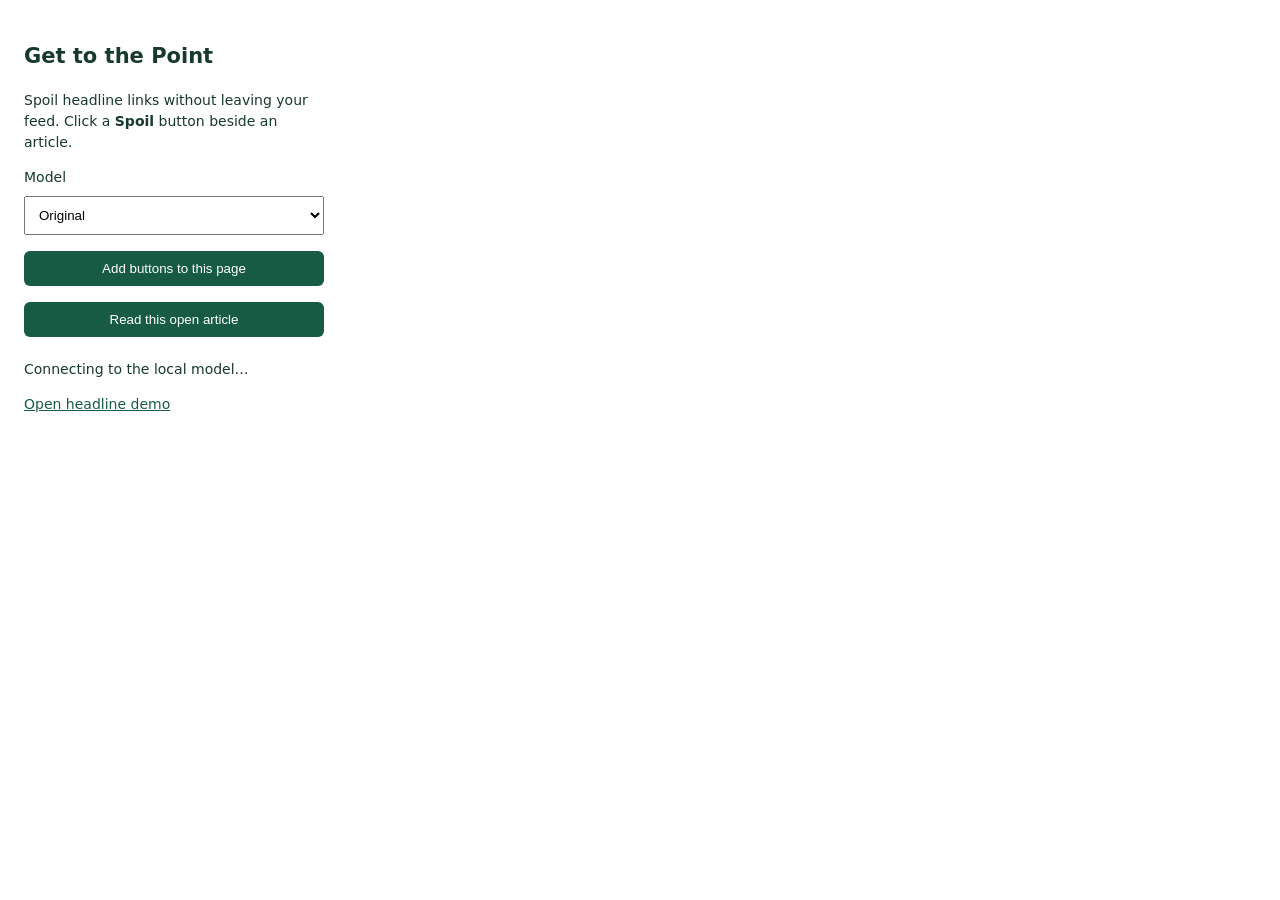
<file: extension/popup.html>
<!doctype html><html lang="en"><meta charset="utf-8"><title>Get to the Point</title><style>body{width:300px;padding:16px;font:14px/1.5 system-ui;color:#17392e}button,select{box-sizing:border-box;width:100%;padding:10px;margin:8px 0}button{background:#175b44;color:white;border:0;border-radius:6px}#status{white-space:pre-wrap}a{color:#175b44}</style><h2>Get to the Point</h2><p>Spoil headline links without leaving your feed. Click a <strong>Spoil</strong> button beside an article.</p><label>Model<select id="mode"><option value="original">Original</option><option value="tuned" disabled>Fine-tuned (unavailable)</option></select></label><button id="enable">Add buttons to this page</button><button id="read">Read this open article</button><p id="status" role="status">Connecting to the local model…</p><a href="http://127.0.0.1:8765" target="_blank">Open headline demo</a><script src="popup.js"></script></html>
</file>
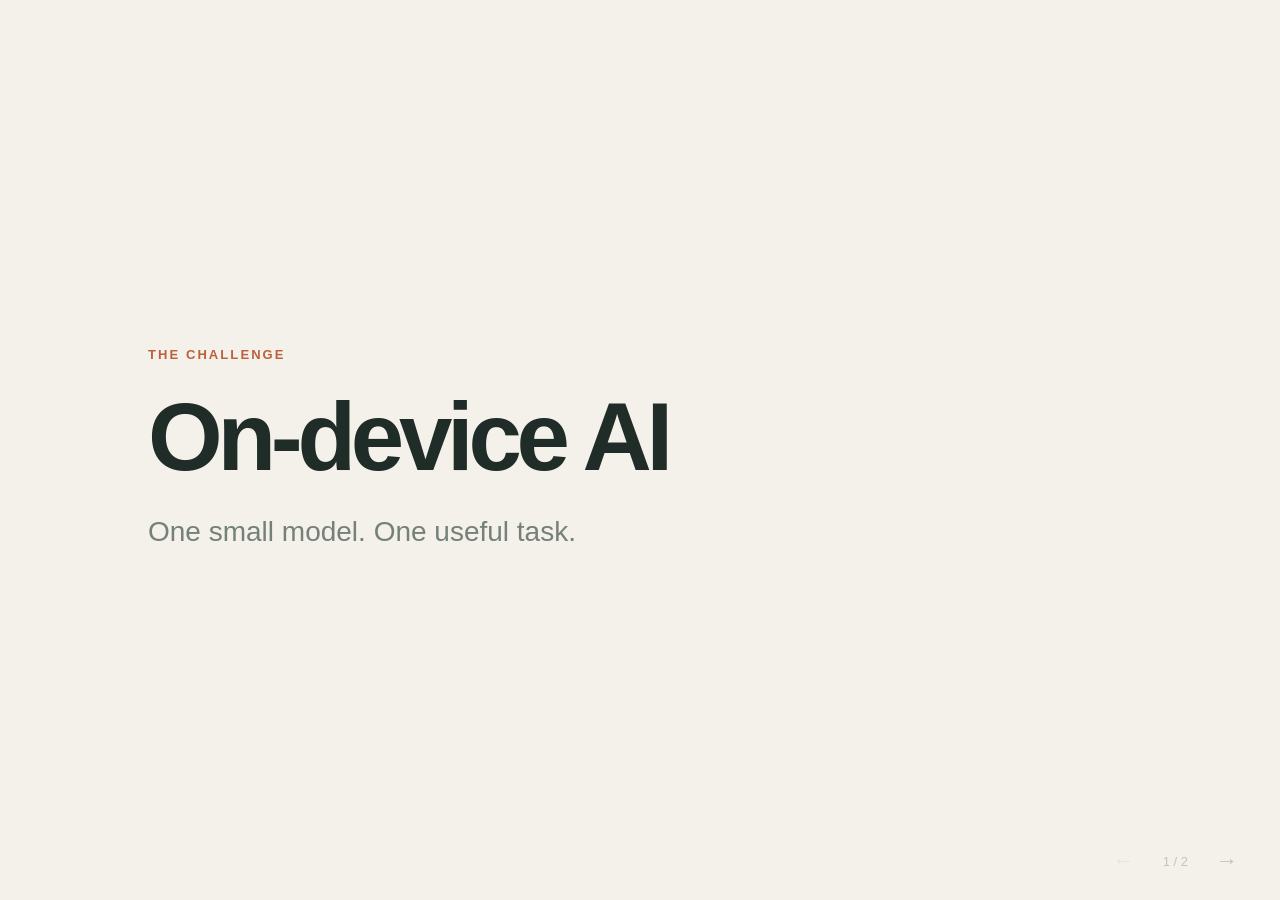
<file: results/lfm-presentation-table.html>
<!DOCTYPE html>
<html lang="en">
<head>
<meta charset="UTF-8">
<meta name="viewport" content="width=device-width, initial-scale=1">
<title>On-device AI challenge</title>
<style>
*{box-sizing:border-box}body{margin:0;padding:64px;background:#f4f1ea;font-family:Inter,Arial,sans-serif;color:#202c28;min-height:100vh;display:grid;place-items:center}.card{width:100%;max-width:1080px;margin:auto;padding:48px;background:#fffefa;border:1px solid #e2e5dc;border-radius:28px;box-shadow:0 20px 60px #263e2c12}.eyebrow{color:#bc613c;font-size:13px;font-weight:700;letter-spacing:.16em;text-transform:uppercase}h1{margin:14px 0 36px;font-size:40px;letter-spacing:-.04em}table{width:100%;border-collapse:collapse;text-align:left}th{padding:18px 20px;border-bottom:2px solid #dce3d8;color:#65756b;font-size:15px;font-weight:600}td{padding:28px 20px;border-bottom:1px solid #e8ece4;font-size:25px}th:last-child,td:last-child{background:#edf5e9}td:first-child{font-size:21px}td:nth-child(2){color:#77817b}strong{color:#24643f;font-size:34px;font-weight:800;letter-spacing:-.03em}small{display:block;margin-top:6px;font-size:12px;font-weight:400}.note{margin:24px 0 0;color:#6c766e;font-size:14px;line-height:1.6}@media(max-width:700px){body{padding:16px}.card{padding:24px}h1{font-size:30px}th,td{padding:16px 10px}td,td:first-child{font-size:17px}strong{font-size:24px}}

.deck{width:100%;max-width:1080px}.slide[hidden]{display:none!important}
.intro{min-height:calc(100svh - 128px);display:flex;flex-direction:column;justify-content:center;padding:48px}
.intro h1{font-size:clamp(56px,7.5vw,100px);font-weight:600;line-height:1.06;letter-spacing:-.055em;margin:24px 0}
.intro p{font-size:clamp(20px,2.2vw,28px);line-height:1.5;color:#758078;margin:0;max-width:650px}
.navigation{position:fixed;bottom:20px;right:32px;display:flex;align-items:center;gap:18px;color:#66736a;font-size:13px;opacity:.35;transition:opacity .15s}
.navigation:hover,.navigation:focus-within{opacity:1}.navigation button{border:0;background:transparent;color:inherit;font:inherit;font-size:22px;cursor:pointer;padding:6px 10px;border-radius:6px}
.navigation button:hover,.navigation button:focus-visible{background:#e5e9df;outline:2px solid #9cac9b;outline-offset:2px}.navigation button:disabled{opacity:.25;cursor:default}
@media(max-width:700px){.intro{padding:24px;min-height:calc(100svh - 96px)}.navigation{right:20px;bottom:10px}}
@media print{body{display:block;padding:0;background:white}.deck{max-width:none}.slide,.slide[hidden]{display:flex!important;min-height:100vh;break-after:page;box-shadow:none;border:0;border-radius:0;flex-direction:column;justify-content:center}.navigation{display:none}}
</style>
</head>
<body>
<main class="deck" aria-label="Two slide presentation">
<section class="slide intro" id="slide-1" aria-label="Slide 1: The challenge">
<div class="eyebrow">The challenge</div>
<h1>On-device AI</h1>
<p>One small model. One useful task.</p>
</section>
<section class="slide card" id="slide-2" aria-label="Slide 2: Model comparison" hidden>
<div class="eyebrow">LFM2.5 · Clickbait spoiler</div>
<h1>Baseline vs fine-tuned projections</h1>
<table aria-label="Measured baseline and illustrative projections">
<thead><tr><th>Metric</th><th>Baseline<small>Measured · 30-example pilot</small></th><th>Fine-tuned</th></tr></thead>
<tbody><tr><td>Source-sentence match ↑</td><td>10%</td><td><strong>20–40%</strong></td></tr><tr><td>Click-score error ↓</td><td>29.7 points</td><td><strong>12–20</strong> points</td></tr></tbody>
</table>
</section>
</main>
<nav class="navigation" aria-label="Slide navigation">
<button id="previous" type="button" aria-label="Previous slide">&#8592;</button>
<span id="slide-count" aria-live="polite">1 / 2</span>
<button id="next" type="button" aria-label="Next slide">&#8594;</button>
</nav>
<script>
(() => {
  const slides = Array.from(document.querySelectorAll('.slide'));
  const previous = document.getElementById('previous');
  const next = document.getElementById('next');
  let index = 0;
  function render() {
    const requested = Number(location.hash.replace('#slide-', '')) - 1;
    index = Number.isInteger(requested) && requested >= 0 && requested < slides.length ? requested : 0;
    slides.forEach((slide, i) => { slide.hidden = i !== index; });
    previous.disabled = index === 0;
    next.disabled = index === slides.length - 1;
    document.getElementById('slide-count').textContent = `${index + 1} / ${slides.length}`;
    document.title = index === 0 ? 'On-device AI challenge' : 'LFM comparison';
  }
  function move(delta) {
    location.hash = 'slide-' + (Math.max(0, Math.min(slides.length - 1, index + delta)) + 1);
  }
  previous.addEventListener('click', () => move(-1));
  next.addEventListener('click', () => move(1));
  window.addEventListener('hashchange', render);
  window.addEventListener('keydown', event => {
    if (event.altKey || event.ctrlKey || event.metaKey) return;
    if (['ArrowRight', 'PageDown', ' '].includes(event.key)) { event.preventDefault(); move(1); }
    if (['ArrowLeft', 'PageUp'].includes(event.key)) { event.preventDefault(); move(-1); }
    if (event.key === 'Home') { event.preventDefault(); location.hash = 'slide-1'; }
    if (event.key === 'End') { event.preventDefault(); location.hash = 'slide-' + slides.length; }
  });
  render();
})();
</script>
</body>
</html>
</file>
